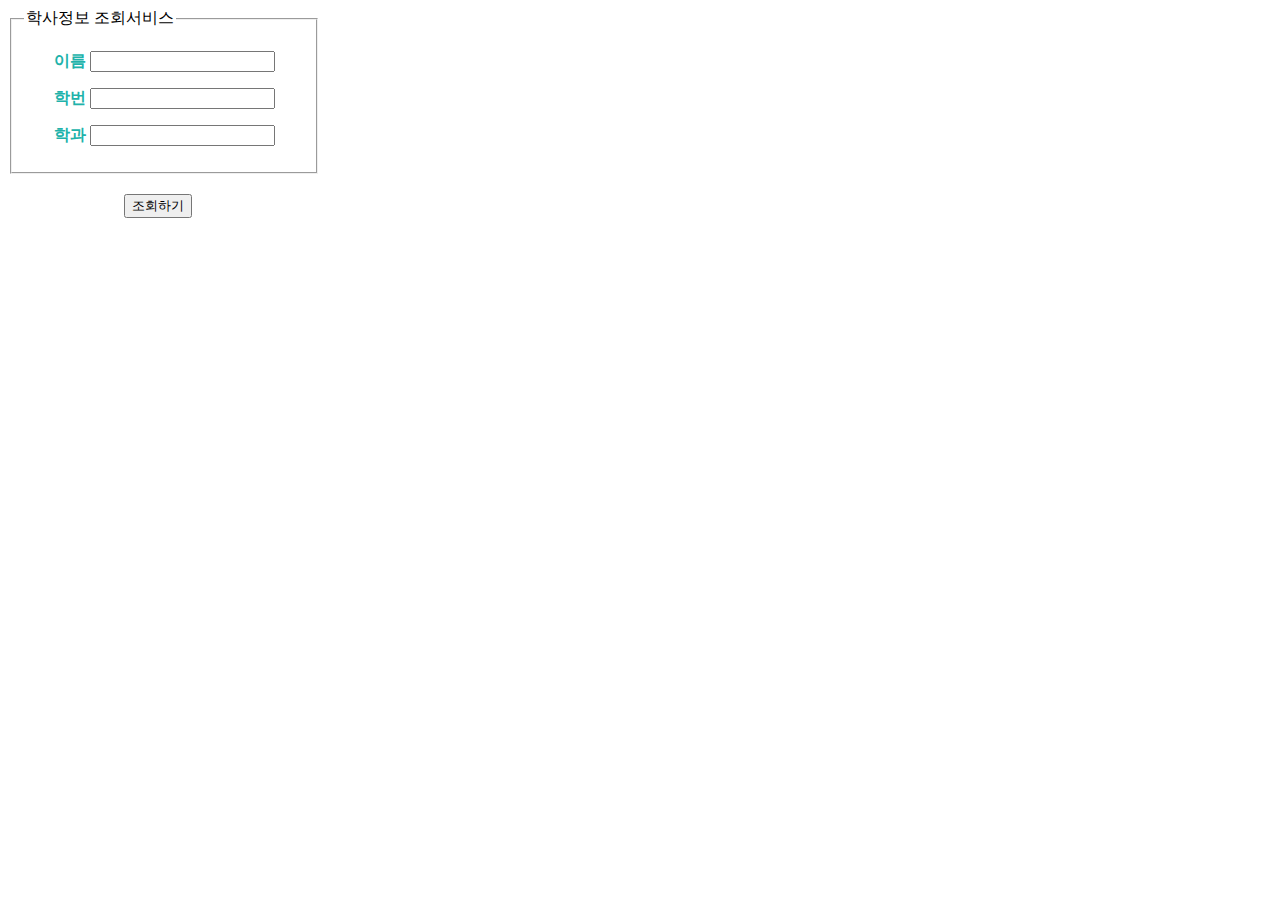
<file: index.html>
<!DOCTYPE html>
<html lang="ko">
  <head>
    <meta charset="UTF-8" />
    <meta name="viewport" content="width=device-width, initial-scale=1.0" />
    <link rel="stylesheet" href="./style.css" />
    <title>Document</title>
  </head>
  <body>
      <fieldset>
        <legend>학사정보 조회서비스</legend>
        <div>
          <p>
            <label for="name">이름</label>
            <input type="text" id="name" />
          </p>
          <p>
            <label for="number">학번</label>
            <input type="text" id="number" />
          </p>
          <p>
            <label for="major">학과</label>
            <input type="text" id="major" />
          </p>
        </div>
      </fieldset>
      <div id="testbox">
        <input type="submit" value="조회하기" />
      </div>
    </form>
  </body>
</html>
</file>
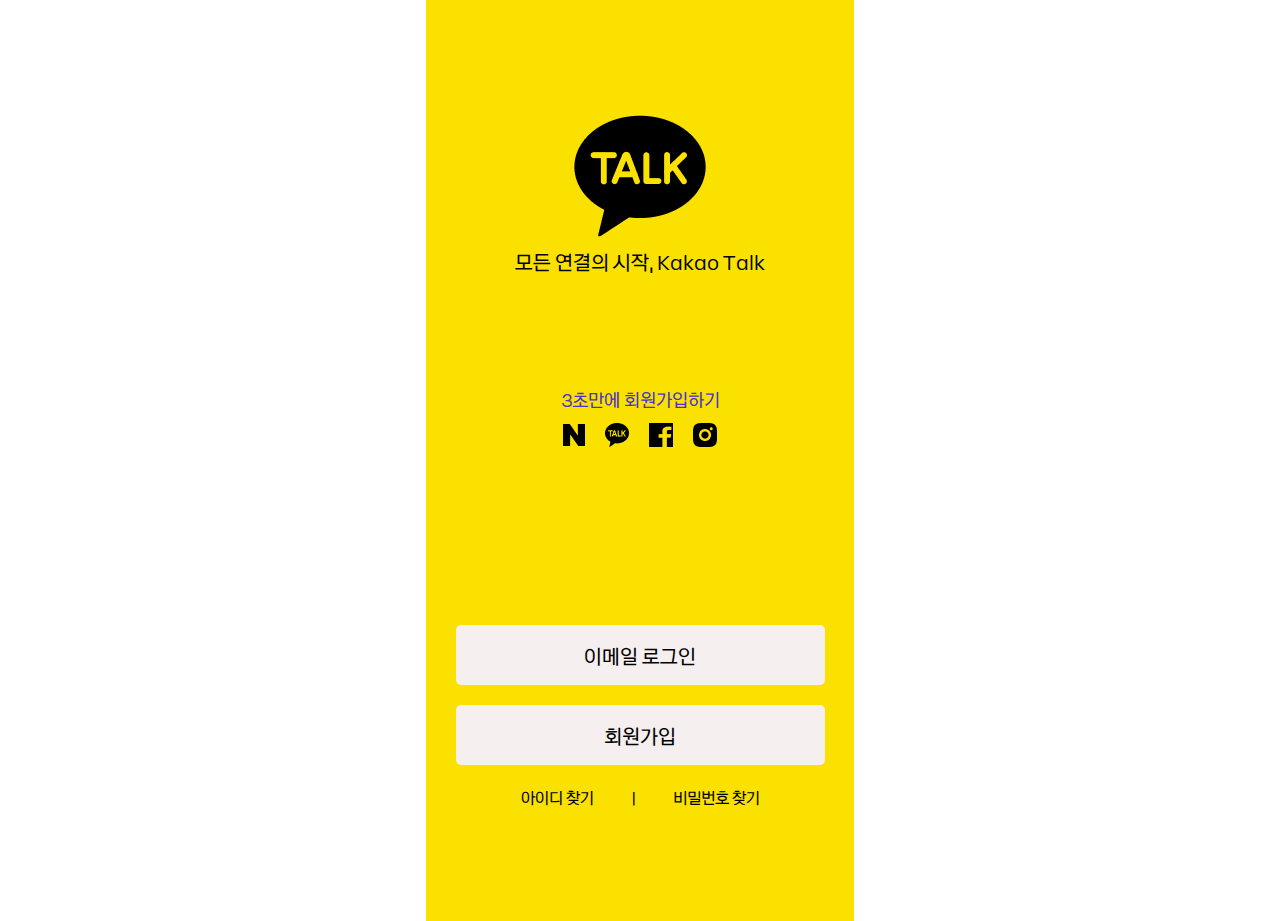
<file: 240110/index.html>
<!DOCTYPE html>
<html lang="en">
  <head>
    <meta charset="UTF-8" />
    <meta name="viewport" content="width=device-width, initial-scale=1.0" />
    <link rel="stylesheet" href="./style.css" />
    <title>Document</title>
  </head>
  <body>
    <div id="container">
      <header>
        <img src="./img/bi.png" />
        <div>모든 연결의 시작, Kakao Talk</div>
      </header>
      <section>
        <div>3초만에 회원가입하기</div>
        <article>
          <img src="./img/naver.png" />
          <img src="./img/kakao.png" />
          <img src="./img/facebook.png" />
          <img src="./img/insta.png" />
        </article>
      </section>
      <footer>
        <button>
            <a 
            href="https://www.kakaocorp.com/page/service/service/KakaoTalk"
            target="_blank"
        > 이메일 로그인</a>
        <button>
            <a
            href="https://www.kakaocorp.com/page/service/service/KakaoTalk"
        target="_blank"
        >회원가입</a>
        </button>
        <div>
          <span>아이디 찾기</span>
          <span>|</span>
          <span>비밀번호 찾기</span>
        </div>
      </footer>
    </div>
  </body>
</html>
</file>
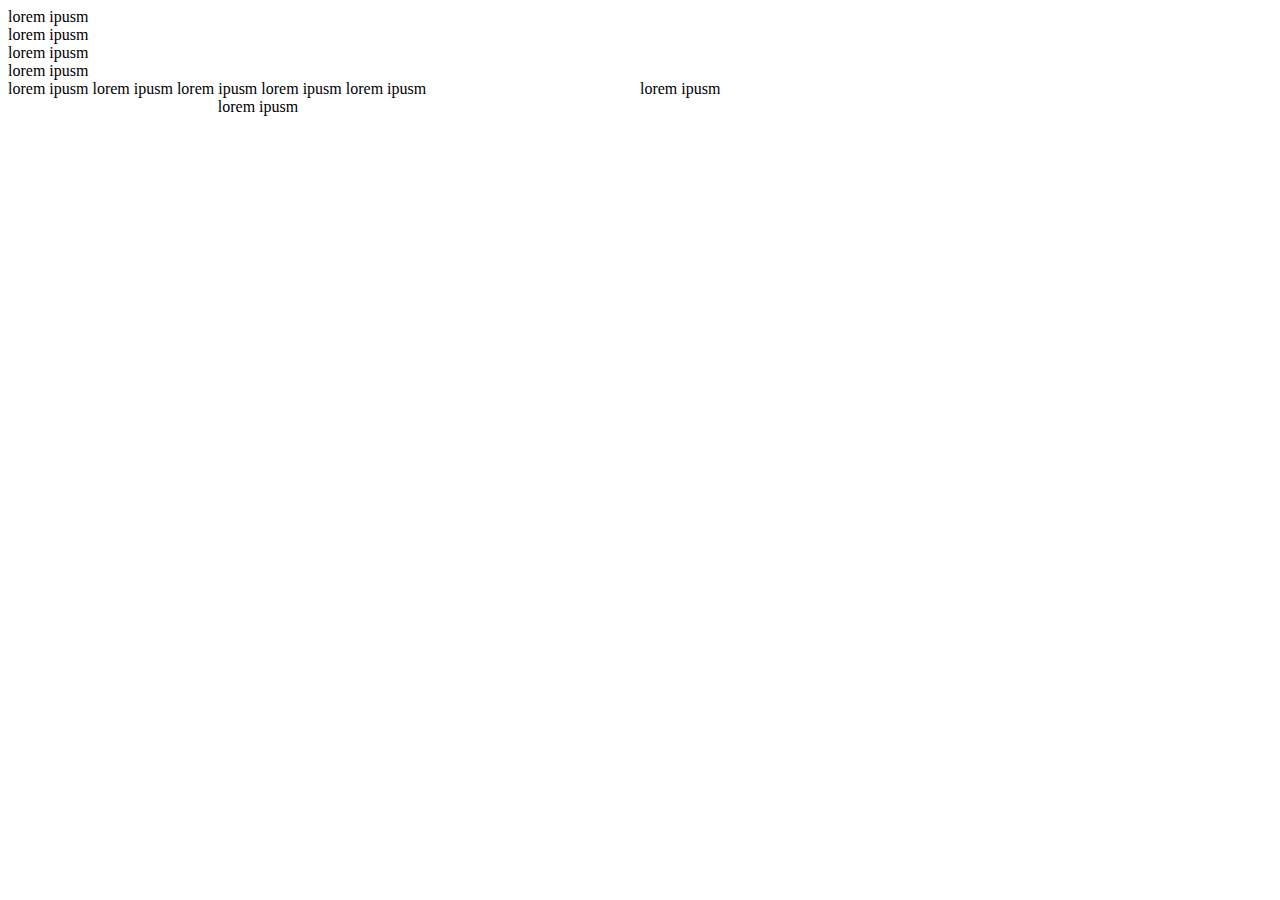
<file: index02.html>
<!DOCTYPE html>
<html lang="ko">
  <head>
    <meta charset="UTF-8" />
    <meta name="viewport" content="width=, initial-scale=1.0" />
    <title>Document</title>
    <style>
      #two {
        width: 500px;
        text-align: center;
      }
      .inline {
        width: 500px;
        text-align: center;
        display: inline-block;
      }
    </style>
  </head>
  <body>
    <div>lorem ipusm</div>
    <div>lorem ipusm</div>
    <div>lorem ipusm</div>
    <div>lorem ipusm</div>
    <span id="two">lorem ipusm</span>
    <span>lorem ipusm</span>
    <span>lorem ipusm</span>
    <span>lorem ipusm</span>
    <span>lorem ipusm</span>
    <span class="inline">lorem ipusm</span>
    <span class="inline">lorem ipusm</span>
  </body>
</html>
</file>
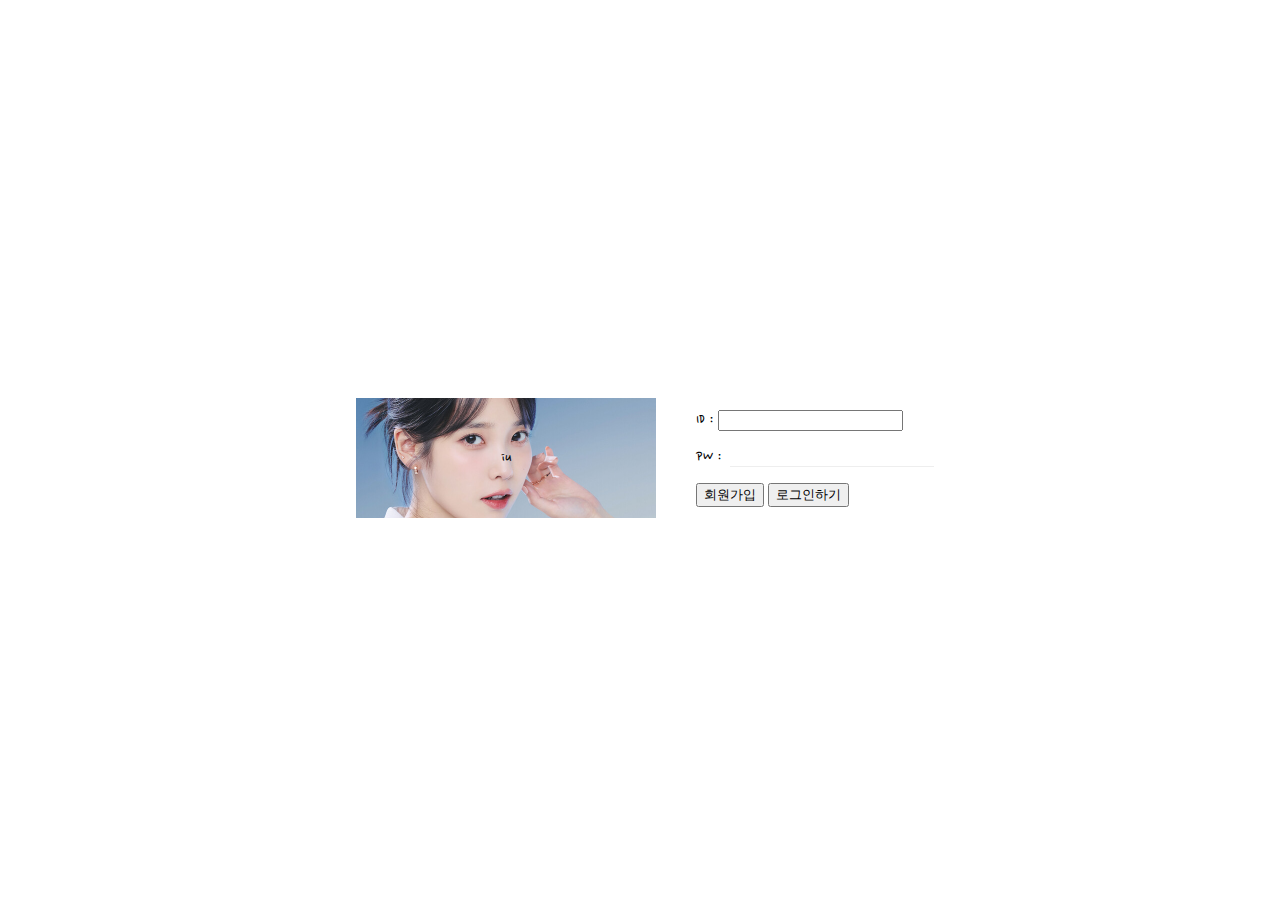
<file: index04-1.html>
<!DOCTYPE html>
<html lang="ko">
  <head>
    <meta charset="UTF-8" />
    <meta name="viewport" content="width=device-width, initial-scale=1.0" />
    <link rel="stylesheet" href="./style04.css" />
    <title>Document</title>
  </head>
  <body>
    <div id="wrapper">
      <header>
        <div id="img">iu</div>
      </header>
      <footer>
    </div>
      <form action="http://localhost:3000" method="post"
      <p>
        <label for="id">ID :</label>
        <input type="text" id="id" />
      </p>
      <p>
        <label for="PW">PW : </label>
        <input type="text" id="pw" />
      </p>
      <div>
        <input type="submit" value="회원가입" />
        <input type="submit" value="로그인하기" />
      </div>
    </form>
    </footer>
  </body>
</html>
</file>
<file: style.css>
fieldset {
  width: 280px;
  margin-bottom: 20px;
}
div {
  text-align: center;
}
label {
  color: lightseagreen;
  font-weight: bold;
}
#testbox {
  width: 300px;
}
input {
  text-align: center;
}
</file>
<file: 240110/style.css>
@font-face {
  font-family: "Kakao";
  src: url("./font/KakaoBig-Regular-v1.0.4bf7d77.ttf");
}

a {
  text-decoration: none;
  color: inherit;
}

body {
  font-family: Kakao;
  display: flex;
  flex-direction: row;
  justify-content: center;
  align-items: center;
  height: 100vh;
}

#container {
  width: 428px;
  height: 926px;
  background: #fae100;
}

header {
  margin-top: 120px;
  display: flex;
  flex-direction: column;
  justify-content: center;
  align-items: center;
  gap: 10px;
  font-size: 20px;
}

section {
  margin-top: 110px;
  margin-bottom: 178px;
  display: flex;
  flex-direction: column;
  justify-content: center;
  align-items: center;
  gap: 10px;
}
section div {
  color: #4833cc;
  font-size: 18px;
}

section article {
  display: flex;
  flex-direction: row;
  justify-content: center;
  align-items: center;
  gap: 20px;
}

footer {
  display: flex;
  flex-direction: column;
  justify-content: center;
  align-items: center;
  gap: 20px;
}
footer button {
  font-family: Kakao;
  width: 369px;
  height: 60px;
  border: none;
  border-radius: 5px;
  background: #f5efef;
  font-size: 20px;
}
footer button:hover {
  background: transparent;
  border: 1px solid #fff;
}
footer div {
  display: flex;
  gap: 37px;
}
</file>
<file: style04.css>
@import url("https://fonts.googleapis.com/css2?family=Nanum+Pen+Script&display=swap");

body {
  font-family: "Nanum Pen Script", cursive;
  display: flex;
  justify-content: center;
  align-items: center;
  height: 100vh;
}
#wrapper {
  width: 330px;
  padding: 10px;
  text-align: center;
}
header {
  width: 300px;
}
#img {
  width: 300px;
  background-image: url("./240112/img/iu.jpg");
  background-size: cover;
  background-position: center;
  padding: 50px 0;
}
}#testbox {
  margin-top: 30%;
}
.outer_input {
  font-family: "Nanum Pen Script", cursive;
  width: 100px;
  padding: 6px 0px;
  border: none;
  border-radius: 5px;
}
p label {
  display: inline-block;
  width: 30px;
}
p input {
  width: 200px;
  border: none;
  border-bottom: 1px solid #eee;
}
p input:focus {
  outline: none;
}

.outer_input: {
  background: transparent;
  border: 1px solid #f0f0f0;
}
</file>
